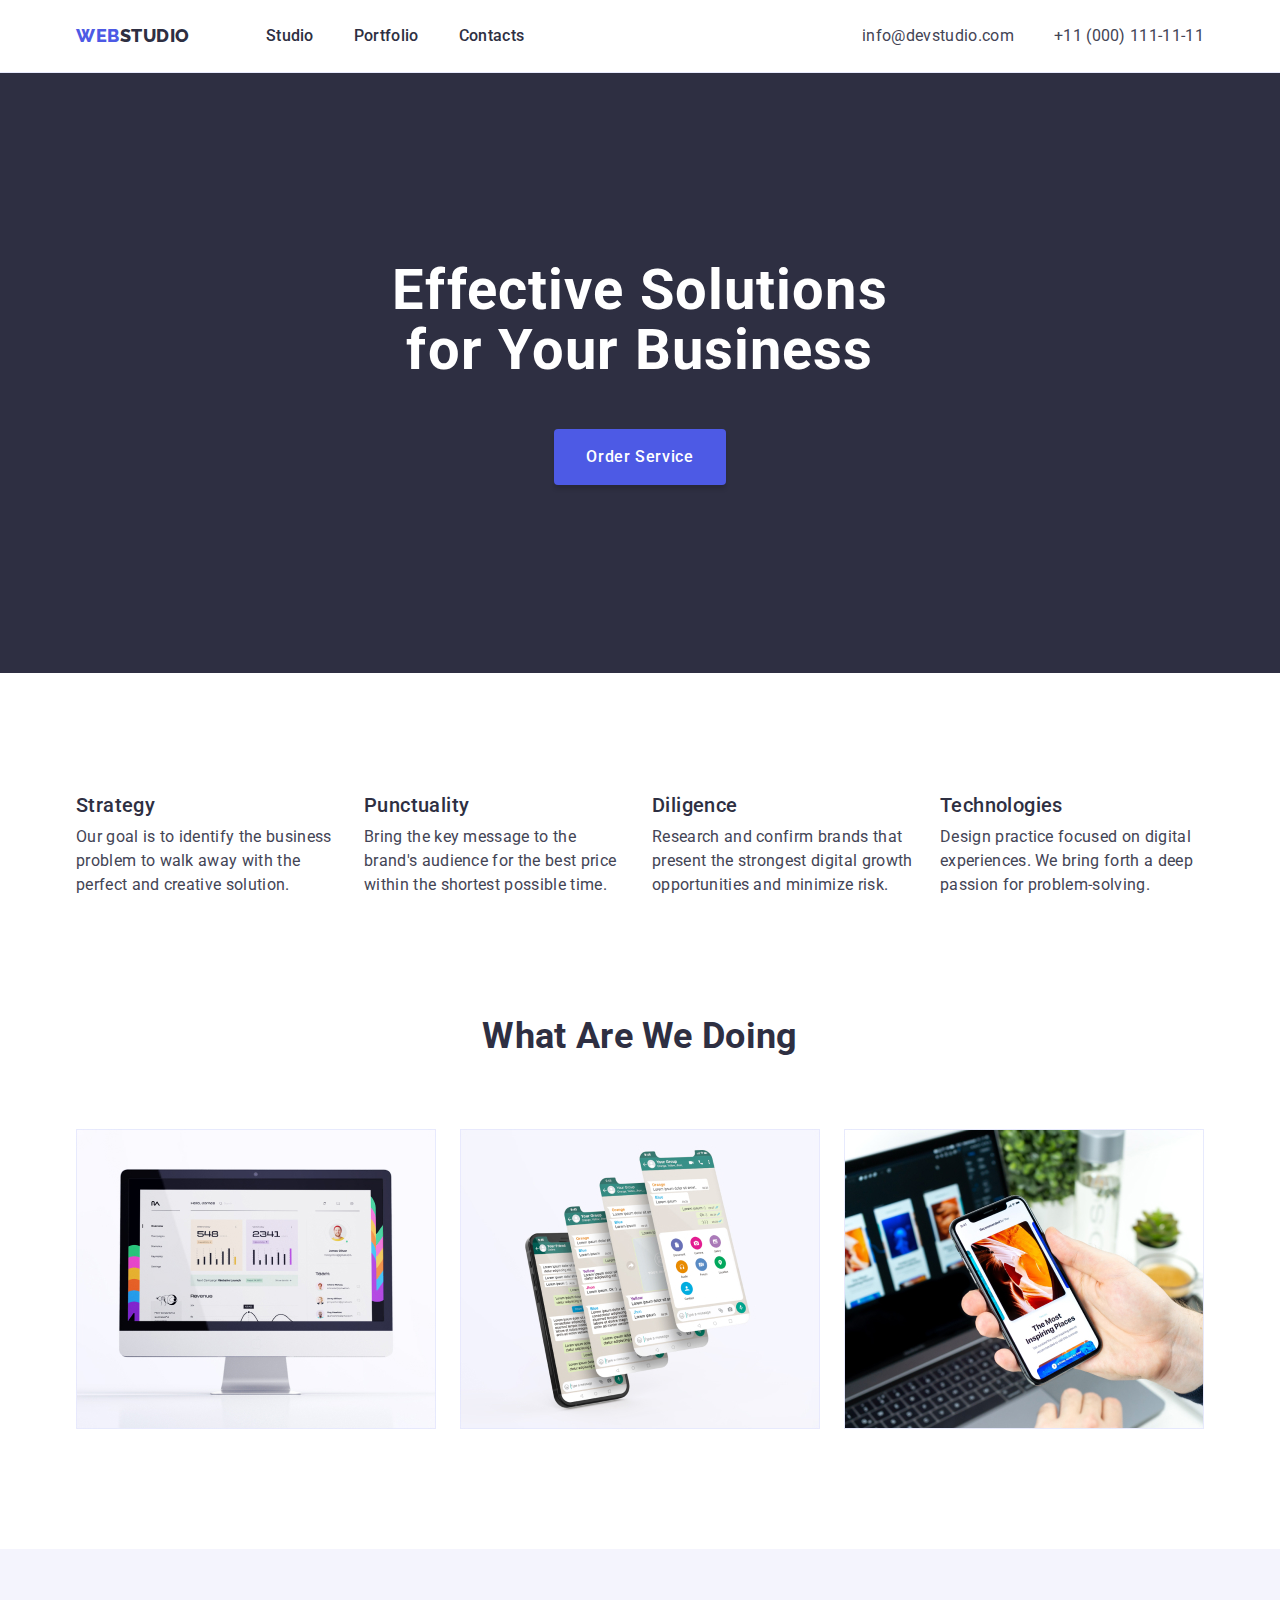
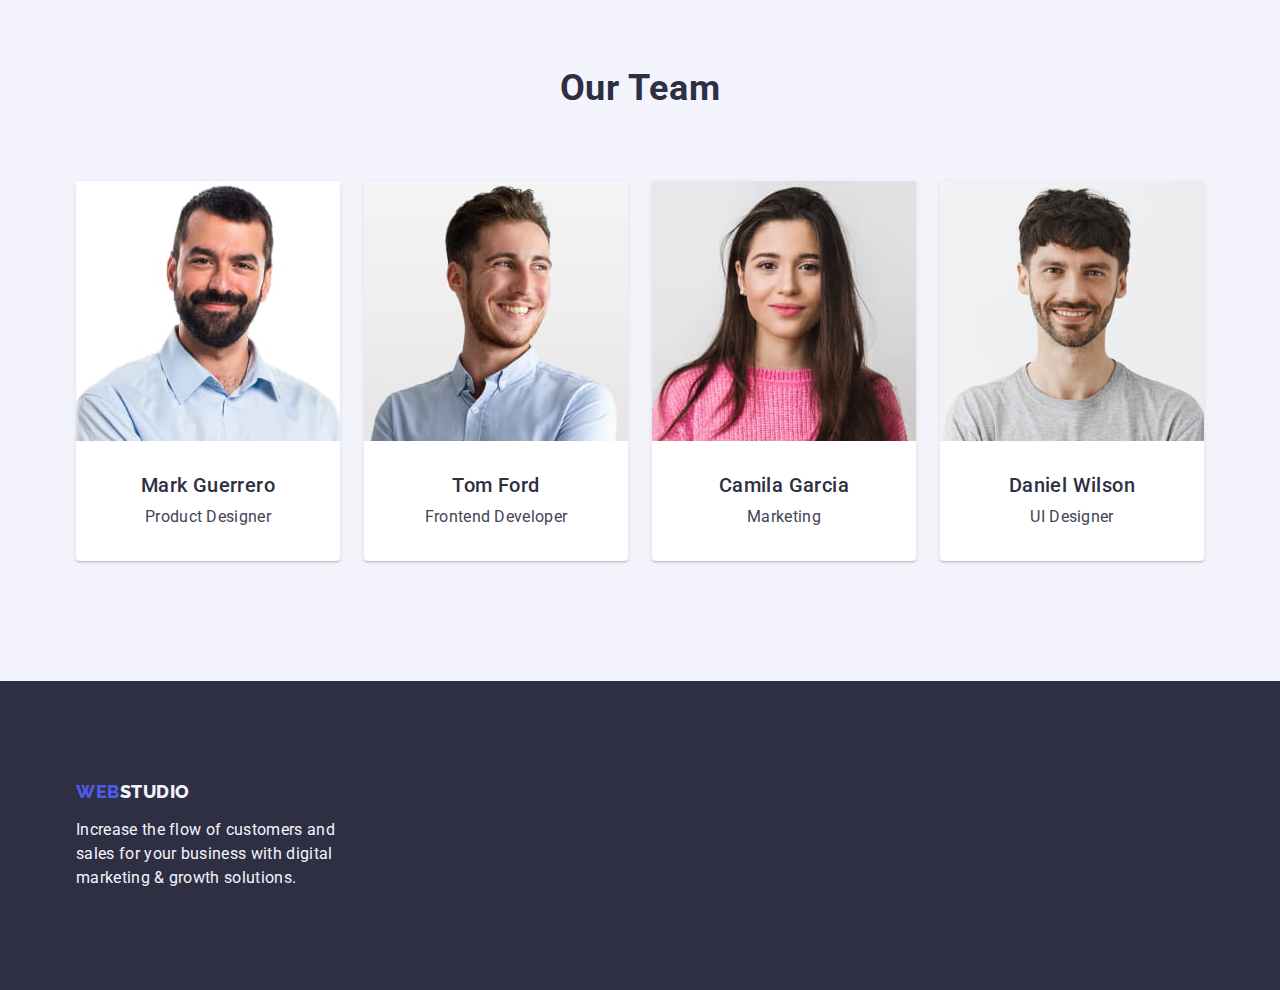
<file: index.html>
<!DOCTYPE html>

<html lang="en">
  <head>
    <meta charset="UTF-8" />
    <meta name="viewport" content="width=device-width, initial-scale=1.0" />
    <link rel="preconnect" href="https://fonts.googleapis.com" />
    <link rel="preconnect" href="https://fonts.gstatic.com" crossorigin />
    <link
      href="https://fonts.googleapis.com/css2?family=Raleway:wght@800&family=Roboto:wght@400;500;700;900&display=swap"
      rel="stylesheet"
    />
    <link 
    rel="stylesheet" 
    href="https://cdn.jsdelivr.net/npm/modern-normalize@2.0.0/modern-normalize.min.css" />
    <link rel="stylesheet" href="./css/styles.css" />
    <link rel="shortcut icon" href="./images/favicon.ico" />
    <title>WebStudio</title>
  </head>
  <body>
    <!-- HEADER -->
    <header class="header">
      <div class="header-container container">
      <nav class="header-nav">
        <a class="header-nav__logo-blue link" href="./index.html"
        >Web<span class="header-nav__logo-black">Studio</span></a>
      <ul class="header-nav__list list">
        <li class="header-nav__item">
          <a class="header-nav__link link" href="./index.html">Studio</a>
        </li>
        <li class="header-nav__item">
          <a class="header-nav__link link" href="./portfolio.html">
            Portfolio</a> 
        </li>
        <li class="header-nav__item">
          <a class="header-nav__link link" href="">Contacts</a>
        </li>
      </ul>
    </nav>
    <address class="header-contacts">
      <ul class="header-contacts__list list">
        <li class="header-contacts__item">
           <a 
           class="header-contacts__link link"
            href="mailto:info@devstudio.com">
            info@devstudio.com</a>
          </li>
          <li class="header-contacts__item">
            <a class="header-contacts__link link" href="tel:+110001111111">
              +11 (000) 111-11-11</a>
          </li>
        </ul>
      </address>
    </div>
    </header>
    <main>
      <!-- HERO -->
      <section class="hero">
        <div class="container">
        <h1 class="hero__title">Effective Solutions for Your Business</h1>
        <button class="hero__button" type="button">Order Service</button>
      </div>
      </section>
      <!-- BENEFITS -->
      <section class="company">
        <div class="container">
        <h2 class="visually-hidden">Hidden</h2>
        <ul class="company__list list">
          <li class="company__item">
            <h3 class="company__title">Strategy</h3>
            <p class="company__text">
              Our goal is to identify the business problem to walk away with the
              perfect and creative solution.
            </p>
          </li>
          <li class="company__item">
            <h3 class="company__title">Punctuality</h3>
            <p class="company__text">
              Bring the key message to the brand's audience for the best price
              within the shortest possible time.
            </p>
          </li>
          <li class="company__item">
            <h3 class="company__title">Diligence</h3>
            <p class="company__text">
              Research and confirm brands that present the strongest digital
              growth opportunities and minimize risk.
            </p>
          </li>
          <li class="company__item">
            <h3 class="company__title">Technologies</h3>
            <p class="company__text">
              Design practice focused on digital experiences. We bring forth a
              deep passion for problem-solving.
            </p>
          </li>
        </ul>
      </div>
      </section>
      <!-- OUR PRODUCTS -->
      <section class="works">
        <div class="container">
        <h2 class="works__title">What are we doing</h2>
        <ul class="works__list list">
          <li class="works__item">
            <img
              class="works__image"
              src="./images/img1.jpg"
              alt="technologies"
              width="360"
              height="300"
            />
          </li>
          <li class="works__item">
            <img
              class="works__image"
              src="./images/img2.jpg"
              alt="strategy"
              width="360"
              height="300"
            />
          </li>
          <li class="works__item">
            <img
              class="works__image"
              src="./images/img3.jpg"
              alt="creative solution"
              width="360"
              height="300"
            />
          </li>
        </ul>
      </div>
      </section>
      <!-- Team members -->
      <section class="our-team">
        <div class="container">
        <h2 class="team__title">Our Team</h2>
        <ul class="team__list list">
          <li class="team__item">
            <img
              class="team__image"
              src="./images/our-team/mark-guerrero.jpg"
              alt="Mark Guerrero"
              width="264"
              height="260"
            />
            <div class="team__wrapper">
            <h3 class="team__specialist">Mark Guerrero</h3>
            <p class="team__job-title">Product Designer</p>
          </div>
          </li>
          <li class="team__item">
            <img
              class="team__image"
              src="./images/our-team/tom-ford.jpg"
              alt="Tom Ford"
              width="264"
              height="260"
            />
            <div class="team__wrapper">
            <h3 class="team__specialist">Tom Ford</h3>
            <p class="team__job-title">Frontend Developer</p>
          </div>
          </li>
          <li class="team__item">
            <img
              class="team__image"
              src="./images/our-team/camila-garcia.jpg"
              alt="Camila Garcia"
              width="264"
              height="260"
            />
            <div class="team__wrapper">
            <h3 class="team__specialist">Camila Garcia</h3>
            <p class="team__job-title">Marketing</p>
          </div>
          </li>
          <li class="team__item">
            <img
              class="team__image"
              src="./images/our-team/daniel-wilson.jpg"
              alt="Daniel Wilson"
              width="264"
              height="260"
            />
            <div class="team__wrapper">
            <h3 class="team__specialist">Daniel Wilson</h3>
            <p class="team__job-title">UI Designer</p>
          </div>
          </li>
        </ul>
      </div>
      </section>
    </main>
    <!-- FOOTER -->
    <footer class="footer">
      <div class="container">
      <a class="footer__logo-blue link" href="./index.html"
        >Web<span class="footer__logo-white">Studio</span></a
      >
      <p class="footer__text">
        Increase the flow of customers and sales for your business with digital
        marketing & growth solutions.
      </p>
    </div>
    </footer>
  </body>
</html>
</file>
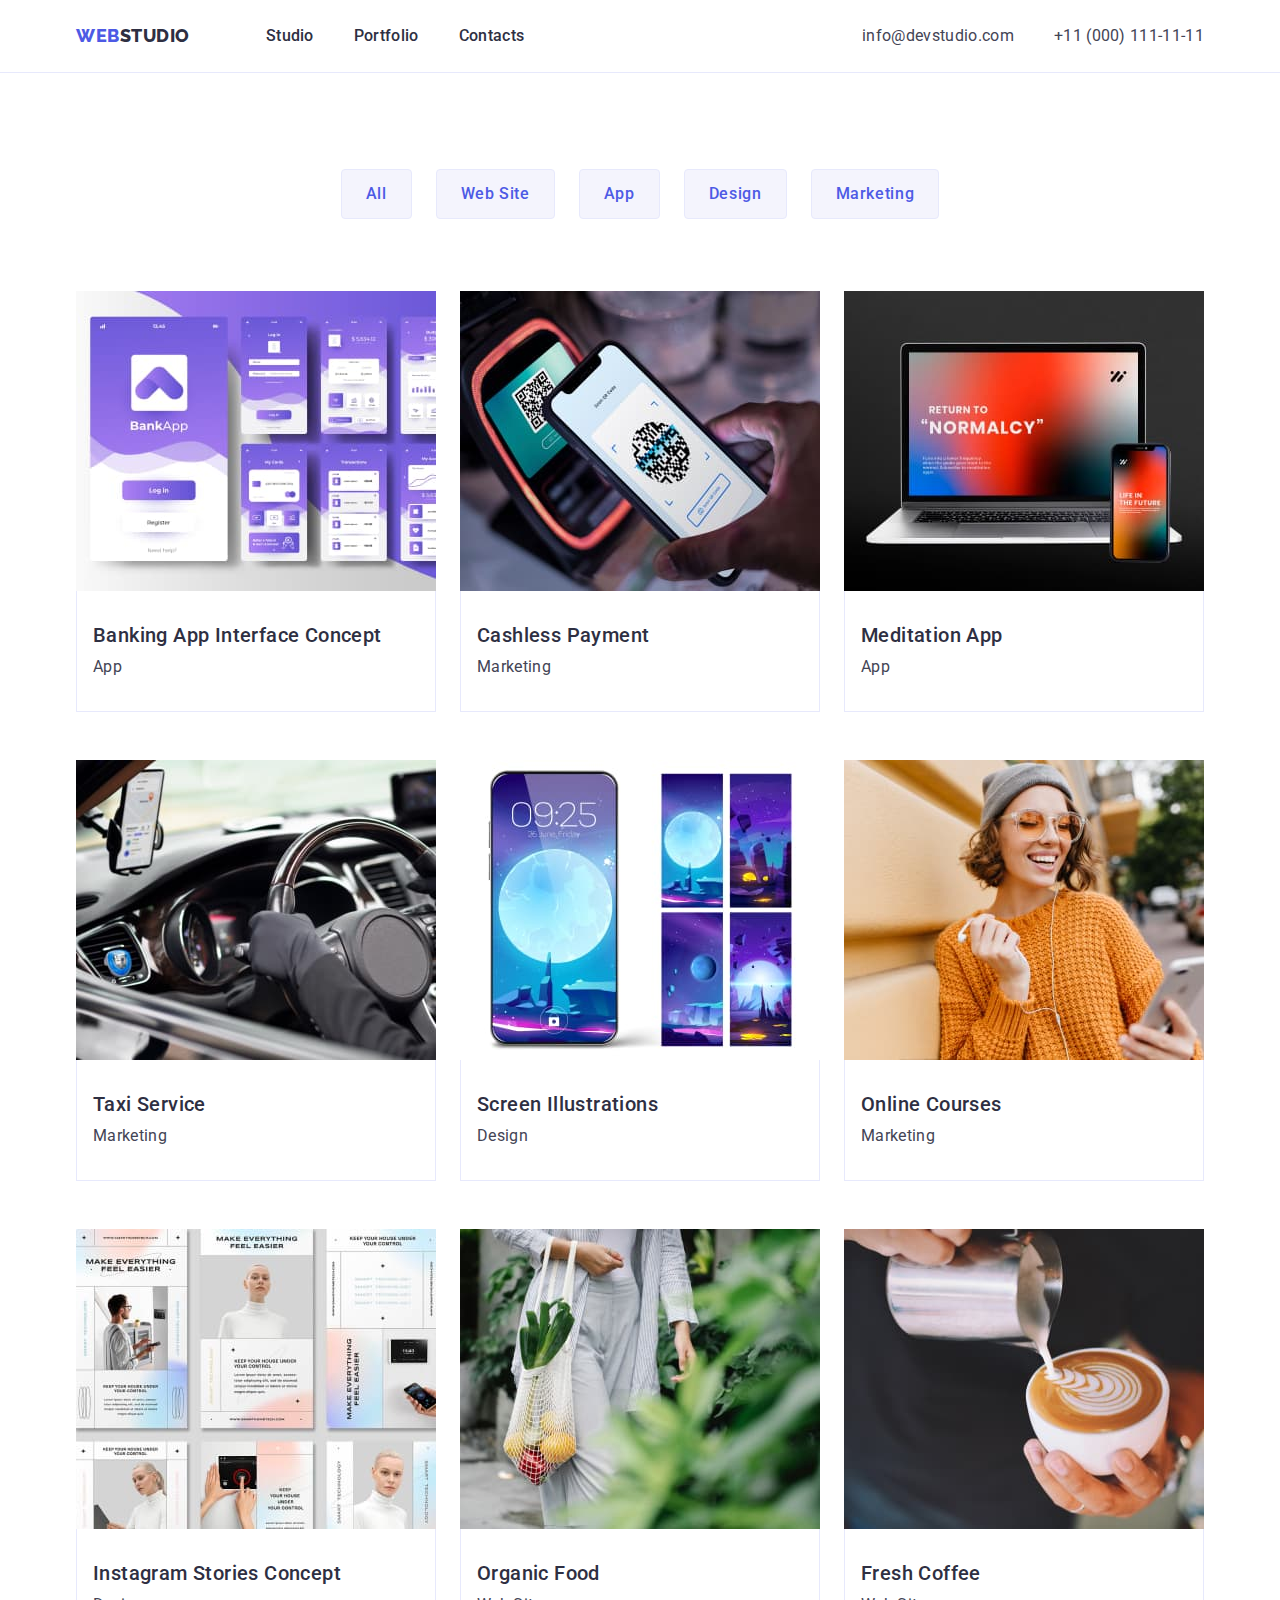
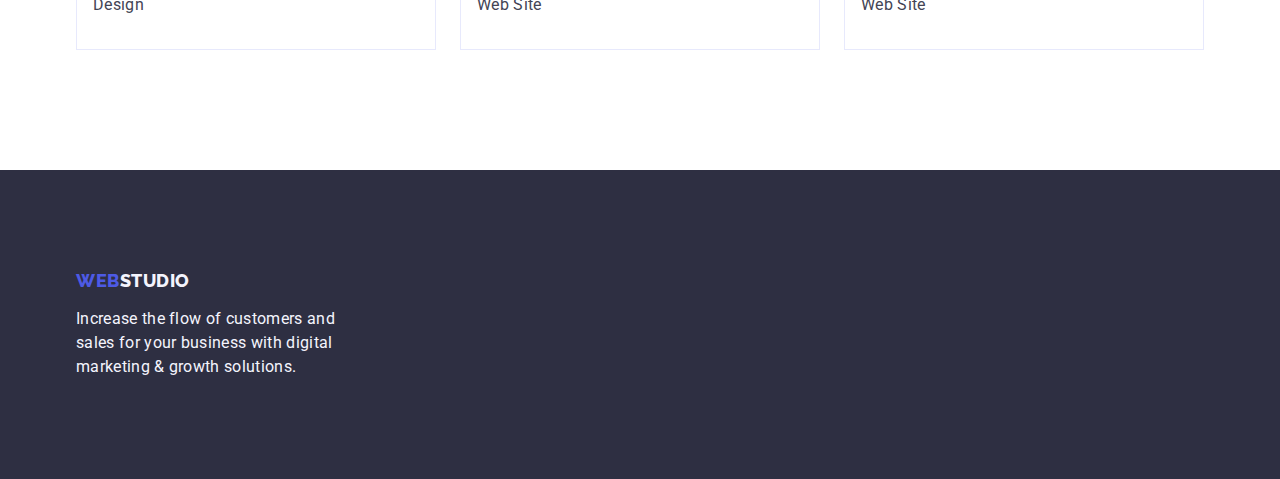
<file: portfolio.html>
<!DOCTYPE html>

<html lang="en">
<head>
    <meta charset="UTF-8">
    <meta name="viewport" content="width=device-width, initial-scale=1.0">
    <link rel="preconnect" href="https://fonts.googleapis.com">
<link rel="preconnect" href="https://fonts.gstatic.com" crossorigin>
<link href="https://fonts.googleapis.com/css2?family=Raleway:wght@800&family=Roboto:wght@400;500;700&display=swap" 
rel="stylesheet"
/>
    <link 
    rel="stylesheet" 
    href="https://cdn.jsdelivr.net/npm/modern-normalize@2.0.0/modern-normalize.min.css" />
    <link rel="stylesheet" href="./css/styles.css" />
    <link rel="shortcut icon" href="./images/favicon.ico" />
    <title>Portfolio</title>
</head>
<body>
    <!-- HEADER -->
    <header class="header">
      <div class="header-container container">
        <nav class="header-nav">
            <a class="header-nav__logo-blue link" href="./index.html"
            >Web<span class="header-nav__logo-black">Studio</span></a>
            <ul class="header-nav__list list">
                <li class="header-nav__item">
                  <a class="header-nav__link link" href="./index.html">Studio</a>
                </li>
                <li class="header-nav__item">
                  <a class="header-nav__link link" href="./portfolio.html">Portfolio</a>
                </li>
                <li class="header-nav__item">
                  <a class="header-nav__link link" href="">Contacts</a>
            </li>
          </ul>
        </nav>
        <address class="header-contacts">
          <ul class="header-contacts__list list">
            <li class="header-contacts__item">
              <a
                class="header-contacts__link link"
                href="mailto:info@devstudio.com"
                >info@devstudio.com</a>
            </li>
            <li class="header-contacts__item">
              <a class="header-contacts__link link" href="tel:+110001111111"
                >+11 (000) 111-11-11</a>
            </li>
          </ul>
        </address>
      </div>
      </header>
  <main>
    <!-- HERO -->
    <section class="gallery">
      <div class="container">
        <h1 class="visually-hidden">Hidden</h1>
<ul class="gallery-filter__list list">
            <li class="gallery-filter__item">
                <button class="gallery-filter__button" type="button">All</button>
            </li>       
            <li class="gallery-filter__item">
                <button class="gallery-filter__button" type="button">
                    Web Site
                </button>  
          </li>
          <li class="gallery-filter__item">
            <button class="gallery-filter__button" type="button">App</button>
          </li>
          <li class="gallery-filter__item">
            <button class="gallery-filter__button" type="button">Design</button>
          </li>
          <li class="gallery-filter__item">
            <button class="gallery-filter__button" type="button">
              Marketing
            </button>
          </li>
        </ul>             
    <!-- Category Filters -->
    <ul class="gallery__list list">
        <li class="gallery__item">
          <a class="gallery__link link"
            ><img
              class="gallery__image"
                src="./images/portfolio-all/banking-app-interface-concept.jpg" 
                alt="Banking App Interface Concept"
                width="360" 
                height="300" 
                />
                <div class="gallery__wrapper">
                <h2 class="gallery__title">Banking App Interface Concept</h2>
              <p class="gallery__text">App</p>
            </div>
            </a>
        </li>
        <li class="gallery__item">
          <a class="gallery__link link">
            <img
              class="gallery__image"
                src="./images/portfolio-all/cashless-payment.jpg" 
                alt="Cashless Payment"
                width="360" 
                height="300" 
                />
                <div class="gallery__wrapper">
                <h2 class="gallery__title">Cashless Payment</h2>
              <p class="gallery__text">Marketing</p>
            </div>
            </a>
        </li>
        <li class="gallery__item">
          <a class="gallery__link link"
            ><img
              class="gallery__image"
                src="./images/portfolio-all/meditation-app.jpg" 
                alt="Meditation App"
                width="360" 
                height="300" 
                />
                <div class="gallery__wrapper">
                <h2 class="gallery__title">Meditation App</h2>
              <p class="gallery__text">App</p>
            </div>
            </a>
        </li>
        <li class="gallery__item">
          <a class="gallery__link link"
            ><img
              class="gallery__image"
                src="./images/portfolio-all/taxi-service.jpg" 
                alt="Taxi Service"
                width="360" 
                height="300" 
                />
                <div class="gallery__wrapper">
                <h2 class="gallery__title">Taxi Service</h2>
              <p class="gallery__text">Marketing</p>
            </div>
            </a>
        </li>
        <li class="gallery__item">
          <a class="gallery__link link"
            ><img
              class="gallery__image"
                src="./images/portfolio-all/screen-illustrations.jpg" 
                alt="Screen Illustrations"
                width="360" 
                height="300" 
                />
                <div class="gallery__wrapper">
                <h2 class="gallery__title">Screen Illustrations</h2>
              <p class="gallery__text">Design</p>
            </div>
            </a>
        </li>
        <li class="gallery__item">
          <a class="gallery__link link">
            <img
              class="gallery__image"
                src="./images/portfolio-all/online-courses.jpg" 
                alt="Online Courses"
                width="360" 
                height="300" 
                />
                <div class="gallery__wrapper">
                <h2 class="gallery__title">Online Courses</h2>
              <p class="gallery__text">Marketing</p>
            </div>
            </a>
        </li>
        <li class="gallery__item">
          <a class="gallery__link link">
            <img
              class="gallery__image"
                src="./images/portfolio-all/instagram-stories-concept.jpg" 
                alt="Instagram Stories Concept"
                width="360" 
                height="300" 
                />
                <div class="gallery__wrapper">
                <h2 class="gallery__title">Instagram Stories Concept</h2>
              <p class="gallery__text">Design</p>
            </div>
            </a>
        </li>
        <li class="gallery__item">
          <a class="gallery__link link">
            <img
              class="gallery__image"
                src="./images/portfolio-all/organic-food.jpg" 
                alt="Organic Food"
                width="360" 
                height="300" 
                />
                <div class="gallery__wrapper">
                <h2 class="gallery__title">Organic Food</h2>
              <p class="gallery__text">Web Site</p>
            </div>
            </a>
        </li>
        <li class="gallery__item">
          <a class="gallery__link link">
            <img
              class="gallery__image"
                src="./images/portfolio-all/fresh-coffee.jpg" 
                alt="Fresh Coffee"
                width="360" 
                height="300" 
                />
                <div class="gallery__wrapper">
                <h2 class="gallery__title">Fresh Coffee</h2>
              <p class="gallery__text">Web Site</p>
            </div>
            </a>
            </li>
        </ul>
      </div>
    </section>
  </main>
  <footer class="footer">
    <div class="container">
    <a class="footer__logo-blue link" href="./index.html"
      >Web<span class="footer__logo-white">Studio</span></a
    >
    <p class="footer__text">
      Increase the flow of customers and sales for your business with digital
      marketing & growth solutions.
    </p>
  </div>
  </footer>
</body>
</html>
</file>
<file: css/styles.css>
:root {
  --color-iris: #4d5ae5;
  --color-ocean: #404bbf;
  --color-navy-blue: #2e2f42;
  --color-green: #31d0aa;
  --color-slate: #434455;
  --color-light-slate: #8e8f99;
  --color-cornflower: #e7e9fc;
  --color-cloud: #f4f4fd;
  --color-navy-blue-modal: #2e2f42;
  --color-grey: #2e2f42;
  --color-white: #ffffff;
  --color-dairy: #fcfcfc;
}

body {
  font-family: 'Roboto', sans-serif;
  color: var(--color-slate);
  background-color: var(--color-white);
  font-size: 16px;
  letter-spacing: 0.02em;
}

h1,h2,h3,h4,h5,h6,p {
    margin-top: 0;
    margin-bottom: 0;
}

ul {
  padding-left: 0;
  margin-top: 0;
  margin-bottom: 0;
}

img {
  display: block;
}

.visually-hidden {
  position: absolute;
  width: 1px;
  height: 1px;
  margin: -1px;
  border: 0;
  padding: 0;
  white-space: nowrap;
  clip-path: inset(100%);
  clip: rect(0 0 0 0);
  overflow: hidden;
}

.container {
  width: 1158px;
  margin-left: auto;
  margin-right: auto;
  padding-left: 15px;
  padding-right: 15px;
}

.list {
  list-style: none;
}

.link {
  text-decoration: none;
}

button {
  cursor: pointer;
}

/*========= Header ===========*/

.header {
  border-bottom: 1px solid var(--color-cornflower);
  display: flex;
}

.header-container {
  display: flex;
  align-items: center;
}

.header-nav {
  display: flex;
  align-items: center;
}

.header-nav__logo-blue {
  color: var(--color-iris);
  font-family: 'Raleway', sans-serif;
  font-weight: 800;
  font-size: 18px;
  line-height: 1.17;
  letter-spacing: 0.03em;
  text-transform: uppercase;
  display: inline-block;
  margin-right: 76px;
}

.header-nav__logo-black {
  color: var(--color-navy-blue);
}

.header-nav__list {
  display: flex;
  gap: 40px;
}

.header-nav__link {
  color: var(--color-navy-blue);
  font-weight: 500;
  font-size: 16px;
  line-height: 1.5;
  padding-top: 24px;
  padding-bottom: 24px;
}

.header-nav__link:hover,
.header-nav__link:focus {
  color: var(--color-ocean);
}

.header-contacts {
  font-style: normal;
  margin-left: auto;
}

.header-contacts__list {
  display: flex;
  gap: 40px;
}

.header-contacts__link {
  color: var(--color-slate);
  font-weight: 400;
  font-size: 16px;
  line-height: 1.5;
  display: inline-block;
  padding-top: 24px;
  padding-bottom: 24px;
}

.header-contacts__link:hover,
.header-contacts__link:focus {
  color: var(--color-ocean);
}

/*========= /Header ===========*/

.hero {
  background-color: var(--color-navy-blue);
  padding: 188px 0;
}

.hero__title {
  color: var(--color-white);
  font-weight: 700;
  font-size: 56px;
  line-height: 1.07;
  letter-spacing: 0.02em;
  text-align: center;
  max-width: 496px;
  text-align: center;
  margin: 0 auto 48px;
}

.hero__button {
  color: var(--color-white);
  background-color: var(--color-iris);
  font-family: 'Roboto', sans-serif;
  font-weight: 500;
  font-size: 16px;
  line-height: 1.5;
  letter-spacing: 0.04em;
  cursor: pointer;
  border-radius: 4px;
  padding: 16px 32px 16px 32px;
  border: none;
  box-shadow: 0px 4px 4px 0px rgba(0, 0, 0, 0.15);
  display: block;
  margin: 0 auto;
  min-width: 169px;
}

.hero__button:hover,
.hero__button:focus {
  background-color: var(--color-ocean);
}

.company {
  padding: 120px 0;
}

.company__list {
  display: flex;
  gap: 24px;
}

.company__item {
  width: 264px;
}

.company__title {
  color: var(--color-navy-blue);
  font-weight: 500;
  font-size: 20px;
  line-height: 1.2;
  letter-spacing: 0.02em;
  margin-bottom: 8px;
}

.company__text {
  color: var(--color-slate);
  font-weight: 400;
  font-size: 16px;
  line-height: 1.5;
}

.works {
  padding-bottom: 120px;
}

.works__title {
  color: var(--color-navy-blue);
  font-weight: 700;
  font-size: 36px;
  line-height: 1.11;
  text-align: center;
  text-transform: capitalize;
  margin-bottom: 72px;
}

.works__list {
  display: flex;
  gap: 24px;
}

.our-team {
  background-color: var(--color-cloud);
  padding: 120px 0;
}

.team__title {
  color: var(--color-navy-blue);
  font-weight: 700;
  font-size: 36px;
  line-height: 1.11;
  text-align: center;
  letter-spacing: 0.02em;
  text-transform: capitalize;
  margin-bottom: 72px;
}

.team__list {
  background-color: var(--color-cloud);
  display: flex;
  gap: 24px;
}

.team__item {
  background-color: var(--color-white);
  box-shadow: 0px 2px 1px 0px rgba(46, 47, 66, 0.08),
    0px 1px 1px 0px rgba(46, 47, 66, 0.16),
    0px 1px 6px 0px rgba(46, 47, 66, 0.08);
  border-radius: 0px 0px 4px 4px;
}

.team__wrapper {
  padding: 32px 0;
}

.team__specialist {
  color: var(--color-navy-blue);
  font-weight: 500;
  font-size: 20px;
  line-height: 1.2;
  letter-spacing: 0.02em;
  text-align: center;
  margin-bottom: 8px;
}

.team__job-title {
  color: var(--color-slate);
  font-weight: 400;
  font-size: 16px;
  line-height: 1.5;
  text-align: center;
}

.footer {
  background-color: var(--color-navy-blue);
  padding: 100px 0;
}

.footer__logo-blue {
  color: var(--color-iris);
  font-family: 'Raleway', sans-serif;
  font-weight: 800;
  font-size: 18px;
  line-height: 1.17;
  letter-spacing: 0.03em;
  text-transform: uppercase;
  display: inline-block;
  margin-bottom: 16px;
}

.footer__logo-white {
  color: var(--color-cloud);
}

.footer__text {
  color: var(--color-cloud);
  font-weight: 400;
  font-size: 16px;
  line-height: 1.5;
  width: 264px;
}

/* Page Portfolio */

.gallery {
  padding: 96px 0 120px;
}

.gallery-filter__list {
  display: flex;
  justify-content: center;
  gap: 24px;
  margin-bottom: 72px;
}

.gallery-filter__button {
  color: var(--color-iris);
  background-color: var(--color-cloud);
  font-family: 'Roboto', sans-serif;
  font-weight: 500;
  font-size: 16px;
  line-height: 1.5;
  letter-spacing: 0.04em;
  cursor: pointer;
  border: 1px solid var(--color-cornflower);
  border-radius: 4px;
  padding: 12px 24px 12px 24px;
}

.gallery-filter__button:hover,
.gallery-filter__button:focus {
  color: var(--color-white);
  background-color: var(--color-ocean);
  box-shadow: 0px 2px 2px 0px rgba(0, 0, 0, 0.12),
    0px 2px 1px 0px rgba(0, 0, 0, 0.08), 0px 3px 1px 0px rgba(0, 0, 0, 0.1);
  border: 1px solid transparent;
}

.gallery__list {
  display: flex;
  flex-wrap: wrap;
  gap: 48px 24px;
}

.gallery__wrapper {
  border: 1px solid var(--color-cornflower);
  border-top: none;
  padding: 32px 16px;
}
.gallery__title {
  color: var(--color-navy-blue);
  font-weight: 500;
  font-size: 20px;
  line-height: 1.2;
  letter-spacing: 0.02em;
  margin-bottom: 8px;
}

.gallery__text {
  color: var(--color-slate);
  font-weight: 400;
  font-size: 16px;
  line-height: 1.5;
  letter-spacing: 0.02em;
}
</file>
